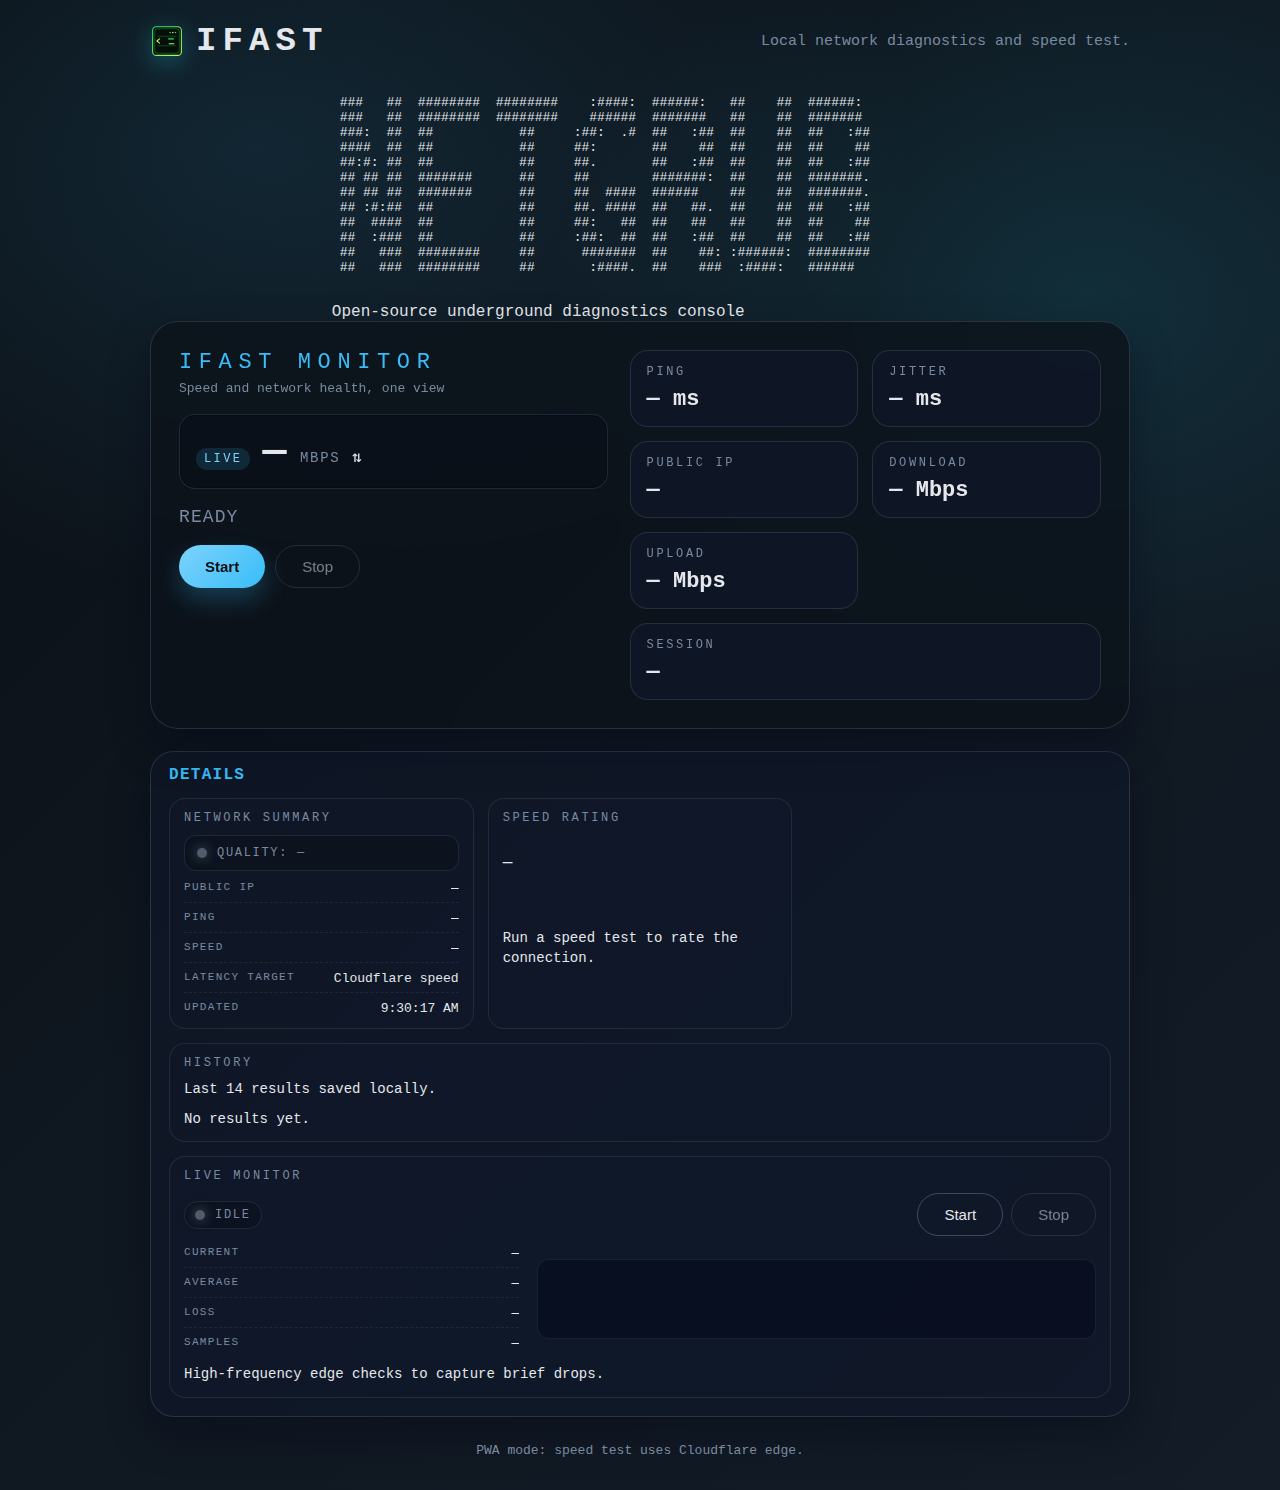
<file: public/index.html>
<!doctype html>
<html lang="ru">
  <head>
    <meta charset="utf-8" />
    <meta name="viewport" content="width=device-width, initial-scale=1" />
    <meta name="theme-color" content="#050806" />
    <title>IFAST — Local Network Diagnostics</title>
    <link rel="icon" href="favicon.svg" type="image/svg+xml" />
    <link rel="apple-touch-icon" href="logo.svg" />
    <link rel="manifest" href="manifest.webmanifest" />
    <link rel="stylesheet" href="styles.css" />
  </head>
  <body>
    <div class="noise"></div>
    <div class="scanlines"></div>
    <header class="top">
      <div class="brand">
        <img class="brand-logo" src="logo.svg" alt="IFAST logo" />
        <span class="brand-text">IFAST</span>
      </div>
      <div class="tagline">Local network diagnostics and speed test.</div>
    </header>
    <section class="sig">
      <pre class="sig-ascii" aria-hidden="true">
 ###   ##  ########  ########    :####:  ######:   ##    ##  ######:  
 ###   ##  ########  ########    ######  #######   ##    ##  #######  
 ###:  ##  ##           ##     :##:  .#  ##   :##  ##    ##  ##   :## 
 ####  ##  ##           ##     ##:       ##    ##  ##    ##  ##    ## 
 ##:#: ##  ##           ##     ##.       ##   :##  ##    ##  ##   :## 
 ## ## ##  #######      ##     ##        #######:  ##    ##  #######. 
 ## ## ##  #######      ##     ##  ####  ######    ##    ##  #######. 
 ## :#:##  ##           ##     ##. ####  ##   ##.  ##    ##  ##   :## 
 ##  ####  ##           ##     ##:   ##  ##   ##   ##    ##  ##    ## 
 ##  :###  ##           ##     :##:  ##  ##   :##  ##    ##  ##   :## 
 ##   ###  ########     ##      #######  ##    ##: :######:  ######## 
 ##   ###  ########     ##       :####.  ##    ###  :####:   ######            
      </pre>
      <div class="sig-sub">Open-source underground diagnostics console</div>
    </section>

    <main class="panel">
      <section class="hero">
        <div class="hero-header">
        <div class="hero-title">IFAST MONITOR</div>
          <div class="hero-sub">Speed and network health, one view</div>
        </div>
        <div class="hero-speed">
          <span class="speed-label">LIVE</span>
          <span class="speed-value" id="speedValue">—</span>
          <span class="speed-unit">Mbps</span>
          <span class="speed-arrow" id="speedArrow" aria-hidden="true">⇅</span>
        </div>
        <div class="phase" id="phase">Ready</div>
        <div class="hero-actions">
          <button class="cta" id="startBtn">Start</button>
          <button class="ghost" id="stopBtn" disabled>Stop</button>
        </div>
      </section>

      <section class="stats">
        <div class="stat">
          <div class="label">Ping</div>
          <div class="metric"><span id="pingValue">—</span> ms</div>
        </div>
        <div class="stat">
          <div class="label">Jitter</div>
          <div class="metric"><span id="jitterValue">—</span> ms</div>
        </div>
        <div class="stat">
          <div class="label">Public IP</div>
          <div class="metric"><span id="publicIpValue">—</span></div>
        </div>
        <div class="stat">
          <div class="label">Download</div>
          <div class="metric"><span id="downValue">—</span> Mbps</div>
        </div>
        <div class="stat">
          <div class="label">Upload</div>
          <div class="metric"><span id="upValue">—</span> Mbps</div>
        </div>
        <div class="stat stat-wide">
          <div class="label">Session</div>
          <div class="metric" id="sessionValue">—</div>
        </div>
      </section>
    </main>

    <section class="extras">
      <details open class="extra-card">
        <summary>Details</summary>
        <div class="extra-grid">
          <div class="extra-block">
            <div class="label">Network Summary</div>
            <div class="summary-quality" id="summaryQuality">
              <span class="summary-dot"></span>
              <span class="summary-text">Quality: —</span>
            </div>
            <div class="summary-list">
              <div class="summary-item">
                <span class="summary-key">Public IP</span>
                <span class="summary-val" id="summaryPublicIp">—</span>
              </div>
              <div class="summary-item">
                <span class="summary-key">Ping</span>
                <span class="summary-val" id="summaryPing">—</span>
              </div>
              <div class="summary-item">
                <span class="summary-key">Speed</span>
                <span class="summary-val" id="summarySpeed">—</span>
              </div>
              <div class="summary-item">
                <span class="summary-key">Latency Target</span>
                <span class="summary-val" id="summaryLatencyTarget">—</span>
              </div>
              <div class="summary-item">
                <span class="summary-key">Updated</span>
                <span class="summary-val" id="summaryUpdated">—</span>
              </div>
            </div>
          </div>
          <div class="extra-block">
            <div class="label">Speed Rating</div>
            <div class="rating" id="speedRating">—</div>
            <div class="rating-stars" id="speedStars"></div>
            <div class="mini" id="speedAdvice">Run a speed test to rate the connection.</div>
            <div class="use-list" id="speedUse"></div>
          </div>
          <div class="extra-block extra-wide">
            <div class="label">History</div>
            <div class="mini">Last 14 results saved locally.</div>
            <div class="history-grid" id="historyGrid"></div>
          </div>
          <div class="extra-block extra-wide">
            <div class="label">Live Monitor</div>
            <div class="monitor-head">
              <div class="monitor-status" id="monitorStatus">
                <span class="summary-dot"></span>
                <span class="summary-text">Idle</span>
              </div>
              <div class="monitor-actions">
                <button class="ghost" id="monitorStartBtn">Start</button>
                <button class="ghost" id="monitorStopBtn" disabled>Stop</button>
              </div>
            </div>
            <div class="monitor-body">
              <div class="monitor-metrics">
                <div class="summary-item">
                  <span class="summary-key">Current</span>
                  <span class="summary-val" id="monitorCurrent">—</span>
                </div>
                <div class="summary-item">
                  <span class="summary-key">Average</span>
                  <span class="summary-val" id="monitorAvg">—</span>
                </div>
                <div class="summary-item">
                  <span class="summary-key">Loss</span>
                  <span class="summary-val" id="monitorLoss">—</span>
                </div>
                <div class="summary-item">
                  <span class="summary-key">Samples</span>
                  <span class="summary-val" id="monitorSamples">—</span>
                </div>
              </div>
              <canvas class="monitor-spark" id="monitorSpark" aria-hidden="true"></canvas>
              <div class="mini">High-frequency edge checks to capture brief drops.</div>
            </div>
          </div>
        </div>
      </details>
    </section>

    <footer class="foot">
      <span id="footerNote">Diagnostics run locally; speed test uses Cloudflare edge.</span>
    </footer>

    <script src="app.js"></script>
  </body>
</html>
</file>
<file: public/styles.css>
:root {
  --bg-1: #0b0f14;
  --bg-2: #0f1720;
  --bg-3: #131c27;
  --accent: #7dd3fc;
  --accent-2: #38bdf8;
  --accent-3: #22d3ee;
  --text: #e5e7eb;
  --muted: #7a8aa0;
  --panel: rgba(12, 18, 26, 0.78);
  --ring: rgba(148, 163, 184, 0.18);
  --mono: "JetBrains Mono", "IBM Plex Mono", "SFMono-Regular", "Menlo", "Consolas",
    "Liberation Mono", "DejaVu Sans Mono", monospace;
}

* {
  box-sizing: border-box;
}

body {
  margin: 0;
  min-height: 100vh;
  font-family: var(--mono);
  color: var(--text);
  background:
    radial-gradient(1200px 800px at 20% 10%, rgba(56, 189, 248, 0.12), transparent 55%),
    radial-gradient(900px 700px at 85% 20%, rgba(34, 211, 238, 0.12), transparent 60%),
    linear-gradient(135deg, var(--bg-1), var(--bg-2) 45%, var(--bg-3));
  display: flex;
  flex-direction: column;
  align-items: center;
  padding: 24px 18px 32px;
  overflow-x: hidden;
}

.noise {
  position: fixed;
  inset: 0;
  background-image: url("data:image/svg+xml,%3Csvg xmlns='http://www.w3.org/2000/svg' width='180' height='180' viewBox='0 0 180 180'%3E%3Cfilter id='n'%3E%3CfeTurbulence type='fractalNoise' baseFrequency='.9' numOctaves='2' stitchTiles='stitch'/%3E%3C/filter%3E%3Crect width='180' height='180' filter='url(%23n)' opacity='.07'/%3E%3C/svg%3E");
  opacity: 0.18;
  pointer-events: none;
  mix-blend-mode: soft-light;
}

.top {
  width: min(980px, 100%);
  display: flex;
  align-items: center;
  justify-content: space-between;
  gap: 16px;
  margin-bottom: 24px;
  animation: fade-in 0.6s ease-out;
}

.brand {
  display: flex;
  align-items: center;
  gap: 12px;
  font-size: clamp(24px, 4vw, 34px);
  letter-spacing: 0.18em;
  font-weight: 700;
}

.brand-logo {
  width: 34px;
  height: 34px;
  filter: drop-shadow(0 6px 12px rgba(34, 211, 238, 0.3));
}

.brand-text {
  line-height: 1;
}

.tagline {
  font-size: 15px;
  color: var(--muted);
  max-width: 420px;
  text-align: right;
}

.panel {
  width: min(980px, 100%);
  display: grid;
  grid-template-columns: minmax(0, 1fr) minmax(0, 1.1fr);
  gap: 22px;
  padding: clamp(18px, 3vw, 28px);
  border-radius: 28px;
  background: var(--panel);
  border: 1px solid rgba(148, 163, 184, 0.2);
  box-shadow: 0 18px 40px rgba(2, 6, 23, 0.35);
  backdrop-filter: blur(14px);
  animation: rise 0.7s ease-out;
}

.panel > * {
  min-width: 0;
}

@keyframes rise {
  from {
    transform: translateY(24px);
    opacity: 0;
  }
  to {
    transform: translateY(0);
    opacity: 1;
  }
}

.hero {
  display: grid;
  gap: 18px;
  align-content: start;
}

.hero-header {
  display: grid;
  gap: 6px;
}

.hero-title {
  font-size: 22px;
  letter-spacing: 0.3em;
  text-transform: uppercase;
  color: var(--accent-2);
}

.hero-sub {
  font-size: 13px;
  color: var(--muted);
}

.hero-speed {
  display: flex;
  align-items: baseline;
  gap: 12px;
  padding: 14px 16px;
  border-radius: 16px;
  border: 1px solid rgba(148, 163, 184, 0.18);
  background: rgba(10, 16, 24, 0.75);
  box-shadow: inset 0 0 0 1px rgba(2, 6, 23, 0.4);
  flex-wrap: wrap;
}

.speed-label {
  font-size: 12px;
  padding: 4px 8px;
  border-radius: 999px;
  background: rgba(56, 189, 248, 0.15);
  color: var(--accent);
  letter-spacing: 0.2em;
}

.speed-value {
  font-size: 40px;
  font-weight: 700;
  letter-spacing: 0.04em;
}

.speed-unit {
  font-size: 14px;
  color: var(--muted);
  letter-spacing: 0.12em;
  text-transform: uppercase;
}

.hero-actions {
  display: flex;
  gap: 10px;
  flex-wrap: wrap;
}

.phase {
  font-size: 18px;
  letter-spacing: 0.06em;
  text-transform: uppercase;
  color: var(--muted);
}

.cta,
.ghost {
  padding: 12px 26px;
  border-radius: 999px;
  border: none;
  font-size: 15px;
  cursor: pointer;
  transition: transform 0.2s ease, box-shadow 0.2s ease, opacity 0.2s ease;
}

.cta {
  background: linear-gradient(135deg, var(--accent), var(--accent-2));
  color: #0b0f14;
  font-weight: 700;
  box-shadow: 0 12px 24px rgba(56, 189, 248, 0.25);
}

.cta:hover:enabled {
  transform: translateY(-2px);
}

.ghost {
  background: transparent;
  color: var(--text);
  border: 1px solid rgba(148, 163, 184, 0.35);
}

.ghost:disabled {
  opacity: 0.5;
  cursor: not-allowed;
}

.stats {
  display: grid;
  gap: 14px;
  grid-template-columns: repeat(auto-fit, minmax(150px, 1fr));
}

.stat {
  background: rgba(15, 23, 42, 0.7);
  border: 1px solid rgba(148, 163, 184, 0.18);
  border-radius: 18px;
  padding: 14px 16px;
  display: grid;
  gap: 8px;
  animation: fade-in 0.6s ease-out;
  min-width: 0;
}

.stat-wide {
  grid-column: 1 / -1;
}

.label {
  color: var(--muted);
  text-transform: uppercase;
  font-size: 12px;
  letter-spacing: 0.22em;
}

.metric {
  font-size: 22px;
  font-weight: 600;
}

.extras {
  width: min(980px, 100%);
  margin-top: 22px;
}

.extra-card {
  padding: 14px 18px 18px;
  border-radius: 24px;
  border: 1px solid rgba(148, 163, 184, 0.2);
  background: rgba(15, 23, 42, 0.6);
  box-shadow: 0 18px 40px rgba(2, 6, 23, 0.35);
  animation: fade-in 0.7s ease-out;
}

.extra-card summary {
  cursor: pointer;
  list-style: none;
  font-weight: 600;
  letter-spacing: 0.08em;
  text-transform: uppercase;
  color: var(--accent-2);
  margin-bottom: 14px;
}

.extra-card summary::-webkit-details-marker {
  display: none;
}

.extra-grid {
  display: grid;
  gap: 14px;
  grid-template-columns: repeat(auto-fit, minmax(230px, 1fr));
}

.extra-block {
  display: grid;
  gap: 10px;
  padding: 12px 14px;
  border-radius: 16px;
  border: 1px solid rgba(148, 163, 184, 0.15);
  background: rgba(15, 23, 42, 0.5);
  animation: fade-in 0.6s ease-out;
  min-width: 0;
}

.summary-quality {
  display: flex;
  align-items: center;
  gap: 10px;
  padding: 10px 12px;
  border-radius: 12px;
  border: 1px solid rgba(148, 163, 184, 0.15);
  background: rgba(10, 16, 24, 0.5);
}

.summary-dot {
  width: 10px;
  height: 10px;
  border-radius: 50%;
  background: rgba(148, 163, 184, 0.5);
  box-shadow: 0 0 10px rgba(56, 189, 248, 0.2);
}

.summary-text {
  font-size: 12px;
  letter-spacing: 0.14em;
  text-transform: uppercase;
  color: var(--muted);
}

.summary-list {
  display: grid;
  gap: 8px;
}

.summary-item {
  display: flex;
  justify-content: space-between;
  gap: 12px;
  font-size: 13px;
  border-bottom: 1px dashed rgba(148, 163, 184, 0.12);
  padding-bottom: 6px;
  flex-wrap: wrap;
}

.summary-item:last-child {
  border-bottom: none;
  padding-bottom: 0;
}

.summary-key {
  color: var(--muted);
  text-transform: uppercase;
  letter-spacing: 0.12em;
  font-size: 11px;
}

.summary-val {
  color: var(--text);
  text-align: right;
  max-width: 70%;
  overflow: hidden;
  text-overflow: ellipsis;
  white-space: nowrap;
}

.extra-wide {
  grid-column: 1 / -1;
}

.mini {
  font-size: 14px;
  color: var(--text);
  line-height: 1.4;
}

.trace-controls {
  display: grid;
  gap: 10px;
  grid-template-columns: repeat(auto-fit, minmax(140px, 1fr));
  align-items: end;
}

.field {
  display: grid;
  gap: 6px;
}

.field label {
  font-size: 11px;
  color: var(--muted);
  letter-spacing: 0.16em;
  text-transform: uppercase;
}

.trace-controls input {
  padding: 10px 12px;
  border-radius: 10px;
  border: 1px solid rgba(148, 163, 184, 0.3);
  background: rgba(15, 23, 42, 0.7);
  color: var(--text);
  font-family: inherit;
}

.assistant-grid {
  display: grid;
  gap: 12px;
  grid-template-columns: repeat(auto-fit, minmax(180px, 1fr));
  align-items: end;
}

.assistant-grid input,
.assistant-grid select {
  padding: 10px 12px;
  border-radius: 10px;
  border: 1px solid rgba(148, 163, 184, 0.3);
  background: rgba(15, 23, 42, 0.7);
  color: var(--text);
  font-family: inherit;
}

.monitor-head {
  display: flex;
  align-items: center;
  justify-content: space-between;
  gap: 12px;
}

.monitor-body {
  display: grid;
  gap: 14px 18px;
  grid-template-columns: minmax(220px, 0.6fr) 1fr;
  align-items: center;
}

.monitor-status {
  display: inline-flex;
  align-items: center;
  gap: 10px;
  padding: 6px 10px;
  border-radius: 999px;
  border: 1px solid rgba(148, 163, 184, 0.15);
  background: rgba(10, 16, 24, 0.5);
}

.monitor-actions {
  display: flex;
  gap: 8px;
}

.monitor-metrics {
  display: grid;
  gap: 8px;
  grid-template-columns: repeat(auto-fit, minmax(180px, 1fr));
}

.monitor-spark {
  display: flex;
  align-items: flex-end;
  gap: 6px;
  width: 100%;
  min-height: 80px;
  height: 80px;
  padding: 8px 6px;
  border-radius: 12px;
  border: 1px solid rgba(148, 163, 184, 0.12);
  background: rgba(2, 6, 23, 0.5);
}

.monitor-body .mini {
  grid-column: 1 / -1;
}

.monitor-bar {
  flex: 1 0 10px;
  max-width: 12px;
  border-radius: 999px;
  background: rgba(34, 197, 94, 0.6);
  box-shadow: 0 0 8px rgba(34, 197, 94, 0.4);
}

.monitor-bar.bad {
  background: rgba(248, 113, 113, 0.6);
  box-shadow: 0 0 8px rgba(248, 113, 113, 0.35);
}

.monitor-bar.warn {
  background: rgba(250, 204, 21, 0.6);
  box-shadow: 0 0 8px rgba(250, 204, 21, 0.35);
}

@media (max-width: 860px) {
  .monitor-body {
    grid-template-columns: 1fr;
  }
  .monitor-metrics {
    grid-template-columns: repeat(auto-fit, minmax(140px, 1fr));
  }
}

.ts-grid {
  display: grid;
  gap: 12px;
  grid-template-columns: repeat(auto-fit, minmax(160px, 1fr));
  align-items: center;
}

.ts-grid .cta {
  grid-column: 1 / -1;
  justify-self: start;
}

.diag-head {
  display: flex;
  gap: 12px;
  align-items: center;
  margin-top: 8px;
}

.diag-summary {
  display: grid;
  gap: 12px;
  grid-template-columns: repeat(auto-fit, minmax(200px, 1fr));
  margin-top: 12px;
}

.diag-item {
  padding: 10px 12px;
  border-radius: 12px;
  border: 1px solid rgba(148, 163, 184, 0.15);
  background: rgba(10, 16, 24, 0.45);
  display: grid;
  gap: 6px;
}

.diag-outputs {
  display: grid;
  gap: 14px;
  margin-top: 14px;
}

.diag-block {
  border-radius: 14px;
  border: 1px solid rgba(148, 163, 184, 0.15);
  background: rgba(2, 6, 23, 0.45);
  padding: 10px 12px;
  display: grid;
  gap: 8px;
}

.diag-title {
  font-size: 12px;
  text-transform: uppercase;
  letter-spacing: 0.16em;
  color: var(--muted);
}

.diag-pre {
  margin: 0;
  font-size: 12px;
  color: var(--muted);
  max-height: 220px;
  overflow: auto;
  line-height: 1.45;
}

.ts-card {
  padding: 12px 14px;
  border-radius: 14px;
  border: 1px solid rgba(148, 163, 184, 0.2);
  background: rgba(10, 16, 24, 0.6);
  display: grid;
  gap: 6px;
  min-height: 84px;
}

.ts-icon {
  width: 28px;
  height: 28px;
  color: var(--accent-2);
}

.ts-icon svg {
  width: 100%;
  height: 100%;
  display: block;
}

.ts-title {
  font-size: 12px;
  letter-spacing: 0.16em;
  text-transform: uppercase;
  color: var(--muted);
}

.ts-status {
  font-size: 14px;
  color: var(--text);
}

.trace-output {
  margin: 0;
  padding: 12px;
  border-radius: 12px;
  background: rgba(2, 6, 23, 0.5);
  border: 1px solid rgba(148, 163, 184, 0.12);
  color: var(--muted);
  font-size: 12px;
  max-height: 200px;
  overflow: auto;
  line-height: 1.45;
}

.foot {
  margin-top: 26px;
  color: var(--muted);
  font-size: 13px;
}

@keyframes fade-in {
  from {
    opacity: 0;
    transform: translateY(8px);
  }
  to {
    opacity: 1;
    transform: translateY(0);
  }
}

@media (max-width: 860px) {
  .panel {
    grid-template-columns: 1fr;
  }

  .top {
    flex-direction: column;
    align-items: flex-start;
  }

  .tagline {
    text-align: left;
  }
  .hero-actions {
    flex-direction: column;
    align-items: flex-start;
  }
  .speed-value {
    font-size: 36px;
  }
}

@media (max-width: 640px) {
  .brand {
    gap: 10px;
    letter-spacing: 0.12em;
  }

  .brand-logo {
    width: 30px;
    height: 30px;
  }

  .panel {
    padding: 16px;
    gap: 18px;
  }

  .extra-card {
    padding: 12px 14px 14px;
  }

  .extra-grid {
    grid-template-columns: 1fr;
  }

  .summary-val {
    max-width: 100%;
    text-align: left;
    white-space: normal;
    word-break: break-word;
  }
}
</file>
